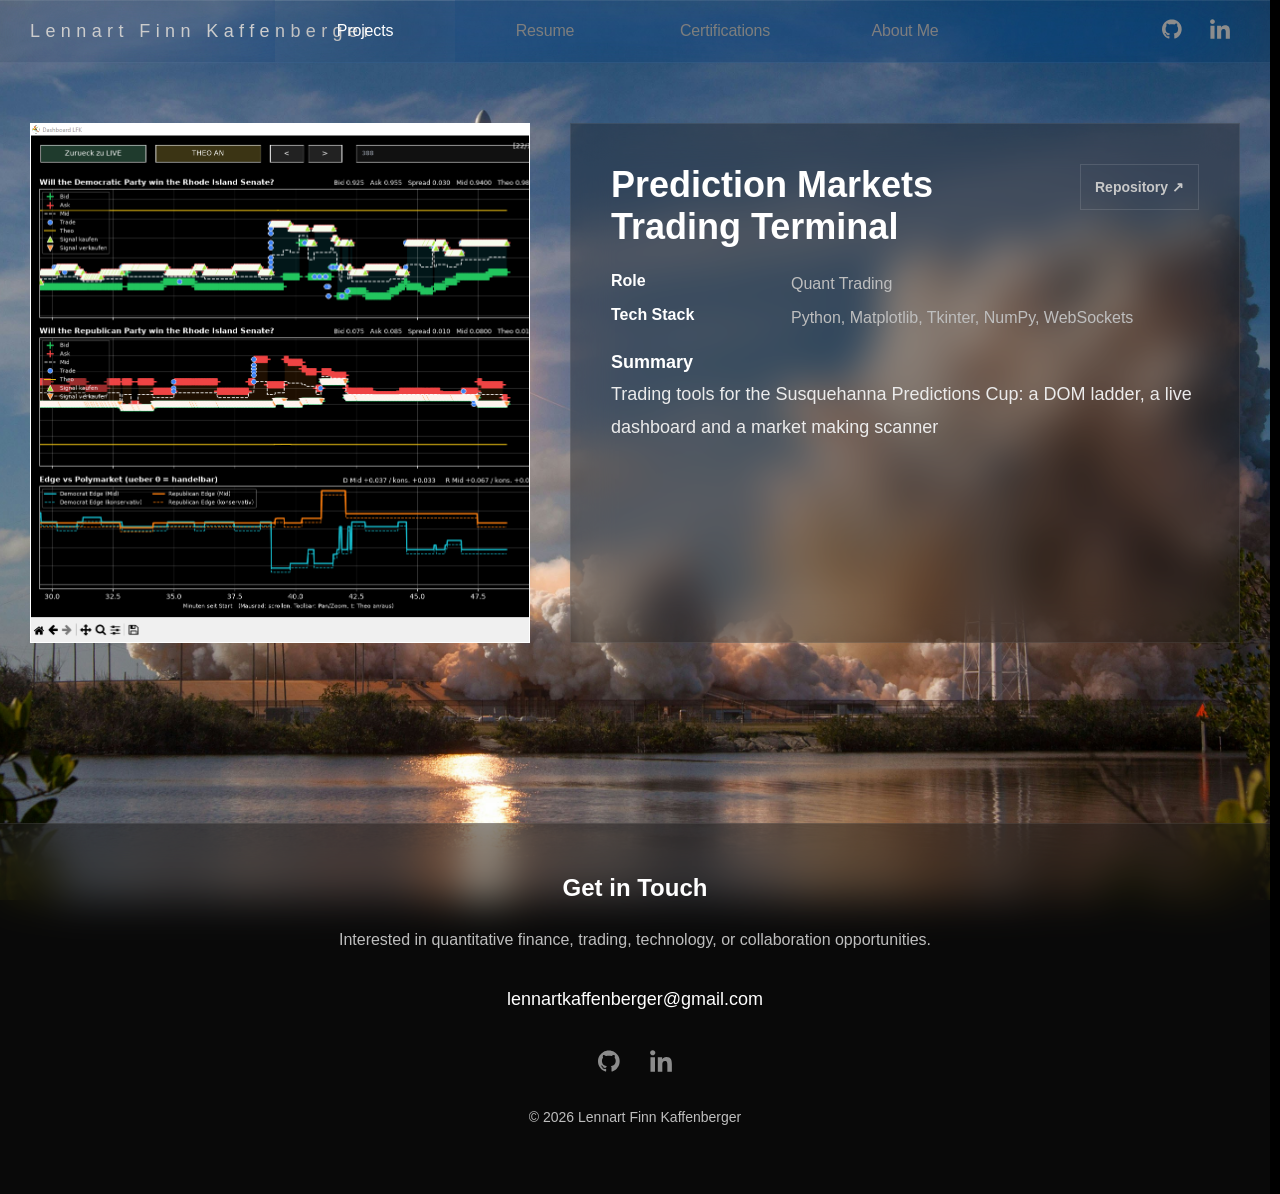
<file: index.html>
<!DOCTYPE html>
<html lang="en">
<head>
  <meta charset="UTF-8" />
  <meta name="viewport" content="width=device-width, initial-scale=1.0" />
  <meta name="theme-color" content="#000000">

  <meta name="apple-mobile-web-app-capable" content="yes">
  <meta name="apple-mobile-web-app-status-bar-style" content="black-translucent">
  <meta name="apple-mobile-web-app-title" content="Lennart">
  <title>Lennart Finn Kaffenberger</title>

  <link rel="apple-touch-icon" sizes="180x180" href="apple-touch-icon.png">
  <link rel="icon" type="image/png" sizes="32x32" href="favicon-32x32.png">
  <link rel="icon" type="image/png" sizes="16x16" href="favicon-16x16.png">
  <link rel="icon" href="favicon.ico">
  <link rel="manifest" href="site.webmanifest">

  <link rel="stylesheet" href="style.css" />
</head>
<body>

  <nav>
    <div class="nav-name">
      Lennart Finn Kaffenberger
    </div>

    <ul>
      <li><a href="index.html" class="active">Projects</a></li>
      <li><a href="resume.html">Resume</a></li>
      <li><a href="certifications.html">Certifications</a></li>
      <li><a href="about.html">About Me</a></li>
    </ul>

    <div class="nav-socials">
      <a href="https://github.com/lennyfin" target="_blank" rel="noopener noreferrer">
        <img src="github.svg" alt="GitHub">
      </a>

      <a href="https://linkedin.com/in/lennart-finn-kaffenberger/" target="_blank" rel="noopener noreferrer">
        <img src="linkedin.svg" alt="LinkedIn">
      </a>
    </div>
  </nav>

  <section class="projects-page">

    <div class="project-row">
      <img src="dashboard.png" class="project-photo" alt="Prediction Markets Trading Terminal">

      <div class="project-card">
        <div class="project-header">
          <h2>Prediction Markets Trading Terminal</h2>

          <a class="forage-link"
             href="https://github.com/lennyfin/prediction-markets-trading-terminal"
             target="_blank"
             rel="noopener noreferrer">
            Repository ↗
          </a>
        </div>

        <div class="project-meta">
          <div class="edu-row">
            <span class="degree">Role</span>
            <span class="school">Quant Trading</span>
          </div>

          <div class="edu-row">
            <span class="degree">Tech Stack</span>
            <span class="school">Python, Matplotlib, Tkinter, NumPy, WebSockets</span>
          </div>
        <p>
          <strong>Summary</strong><br>
          Trading tools for the Susquehanna Predictions Cup: a DOM ladder, a live dashboard and a market making scanner
        </p>
      </div>
    </div>

  </section>

  <footer>
    <div class="footer-content">
      <h3>Get in Touch</h3>

      <p>
        Interested in quantitative finance, trading, technology, or collaboration opportunities.
      </p>

      <a href="mailto:lennartkaffenberger@gmail.com" class="footer-email">
        lennartkaffenberger@gmail.com
      </a>

      <div class="footer-socials">
        <a href="https://github.com/lennyfin" target="_blank" rel="noopener noreferrer">
          <img src="github.svg" alt="GitHub">
        </a>

        <a href="https://linkedin.com/in/lennart-finn-kaffenberger/" target="_blank" rel="noopener noreferrer">
          <img src="linkedin.svg" alt="LinkedIn">
        </a>
      </div>

      <p class="footer-copyright">
        © 2026 Lennart Finn Kaffenberger
      </p>
    </div>
  </footer>

  <script src="script.js"></script>
</body>
</html>
</file>
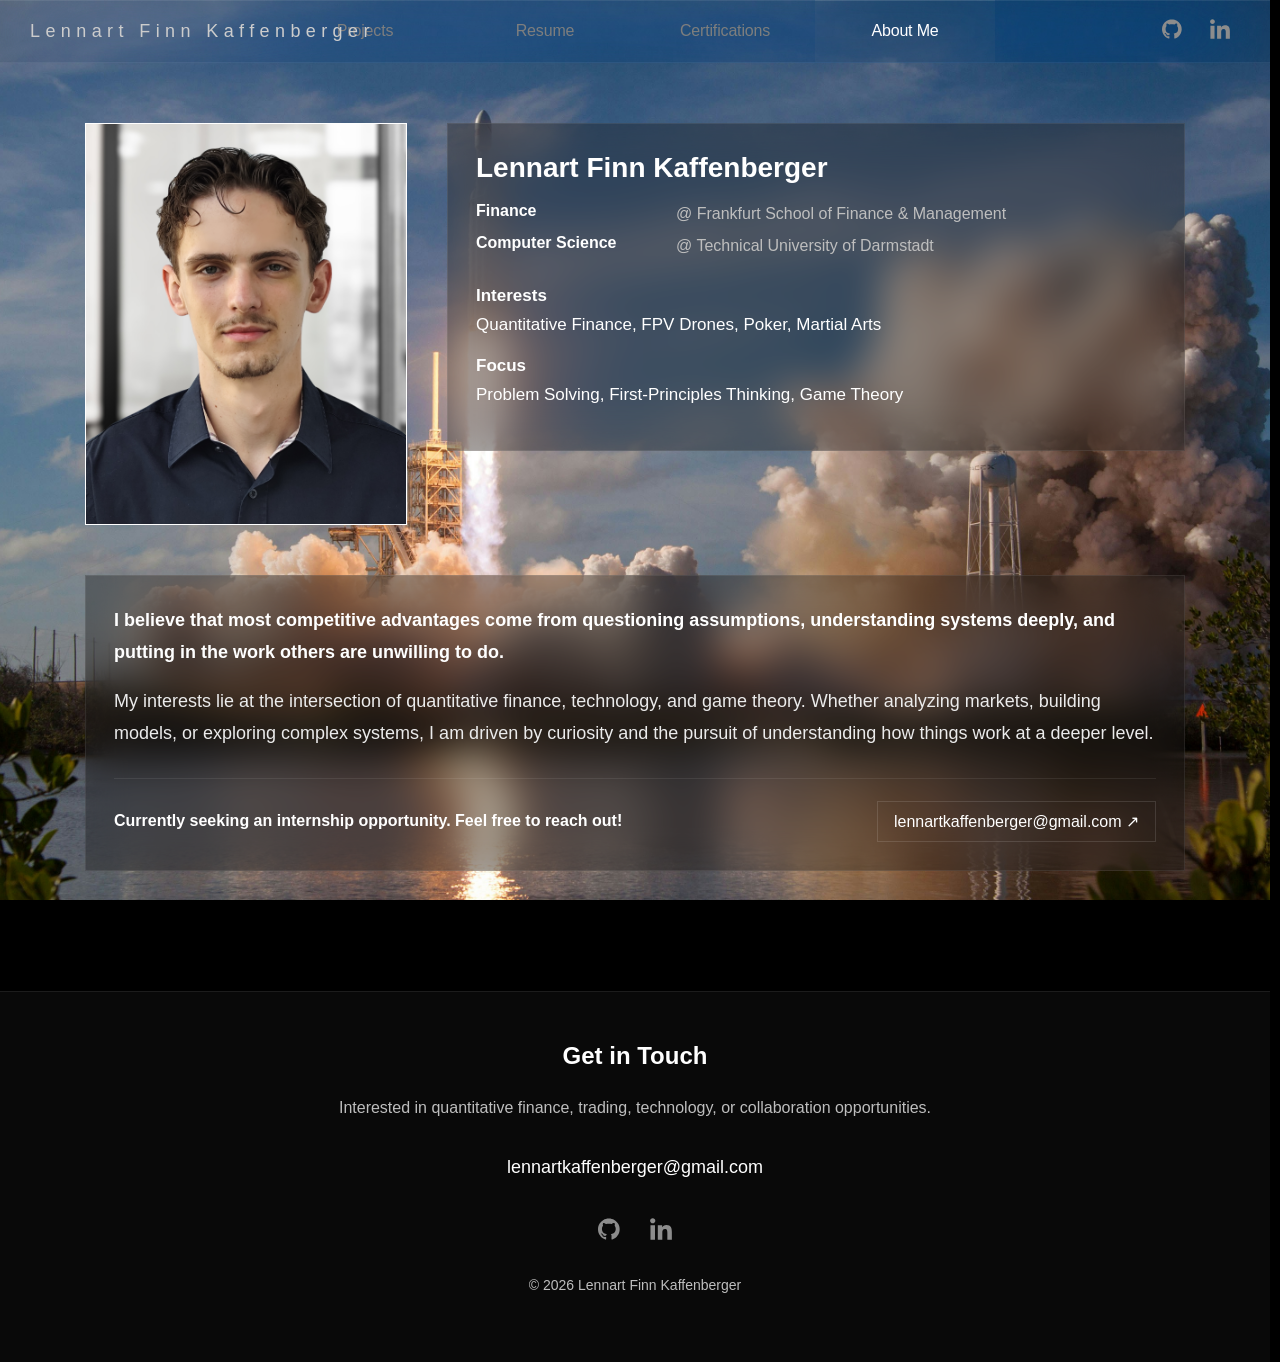
<file: about.html>
<!DOCTYPE html>
<html lang="en">
<head>
  <meta charset="UTF-8" />
  <meta name="viewport" content="width=device-width, initial-scale=1.0" />
  <meta name="theme-color" content="#000000">

  <meta name="apple-mobile-web-app-capable" content="yes">
  <meta name="apple-mobile-web-app-status-bar-style" content="black-translucent">
  <meta name="apple-mobile-web-app-title" content="Lennart">
  <title>Lennart Finn Kaffenberger</title>

  <link rel="apple-touch-icon" sizes="180x180" href="apple-touch-icon.png">
  <link rel="icon" type="image/png" sizes="32x32" href="favicon-32x32.png">
  <link rel="icon" type="image/png" sizes="16x16" href="favicon-16x16.png">
  <link rel="icon" href="favicon.ico">
  <link rel="manifest" href="site.webmanifest">

  <link rel="stylesheet" href="style.css" />
</head>
<body>

  <nav>
    <div class="nav-name">
      Lennart Finn Kaffenberger
    </div>

    <ul>
      <li><a href="index.html">Projects</a></li>
      <li><a href="resume.html">Resume</a></li>
      <li><a href="certifications.html">Certifications</a></li>
      <li><a href="about.html" class="active">About Me</a></li>
    </ul>

    <div class="nav-socials">
      <a href="https://github.com/lennyfin" target="_blank" rel="noopener noreferrer">
        <img src="github.svg" alt="GitHub">
      </a>

      <a href="https://linkedin.com/in/lennart-finn-kaffenberger/" target="_blank" rel="noopener noreferrer">
        <img src="linkedin.svg" alt="LinkedIn">
      </a>
    </div>
  </nav>

  <section class="about-page">

    <div class="about-top">
      <img src="profile.JPG" class="profile-photo" alt="Profile Picture">

      <div class="about-card">
        <h2>Lennart Finn Kaffenberger</h2>

        <div class="education-info">
          <div class="edu-row">
            <span class="degree">Finance</span>
            <span class="school">@ Frankfurt School of Finance & Management</span>
          </div>

          <div class="edu-row">
            <span class="degree">Computer Science</span>
            <span class="school">@ Technical University of Darmstadt</span>
          </div>
        </div>

        <p>
          <strong>Interests</strong><br>
          Quantitative Finance, FPV Drones, Poker, Martial Arts
        </p>

        <p>
          <strong>Focus</strong><br>
          Problem Solving, First-Principles Thinking, Game Theory
        </p>
      </div>
    </div>

    <div class="about-intro-card">

      <p class="intro-lead">
        I believe that most competitive advantages come from questioning assumptions, understanding systems deeply, and putting in the work others are unwilling to do.
      </p>

      <p class="intro-body">
        My interests lie at the intersection of quantitative finance, technology, and game theory. Whether analyzing markets, building models, or exploring complex systems, I am driven by curiosity and the pursuit of understanding how things work at a deeper level.
      </p>
    <div class="contact-callout">
      <span class="contact-label">Currently seeking an internship opportunity. Feel free to reach out!</span>

      <a href="mailto:lennartkaffenberger@gmail.com" class="contact-email">
        lennartkaffenberger@gmail.com ↗
      </a>
    </div>   

  </section>

  <footer>
    <div class="footer-content">
      <h3>Get in Touch</h3>

      <p>
        Interested in quantitative finance, trading, technology, or collaboration opportunities.
      </p>

      <a href="mailto:lennartkaffenberger@gmail.com" class="footer-email">
        lennartkaffenberger@gmail.com
      </a>

      <div class="footer-socials">
        <a href="https://github.com/lennyfin" target="_blank" rel="noopener noreferrer">
          <img src="github.svg" alt="GitHub">
        </a>

        <a href="https://linkedin.com/in/lennart-finn-kaffenberger/" target="_blank" rel="noopener noreferrer">
          <img src="linkedin.svg" alt="LinkedIn">
        </a>
      </div>

      <p class="footer-copyright">
        © 2026 Lennart Finn Kaffenberger
      </p>
    </div>
  </footer>

</body>
</html>
</file>
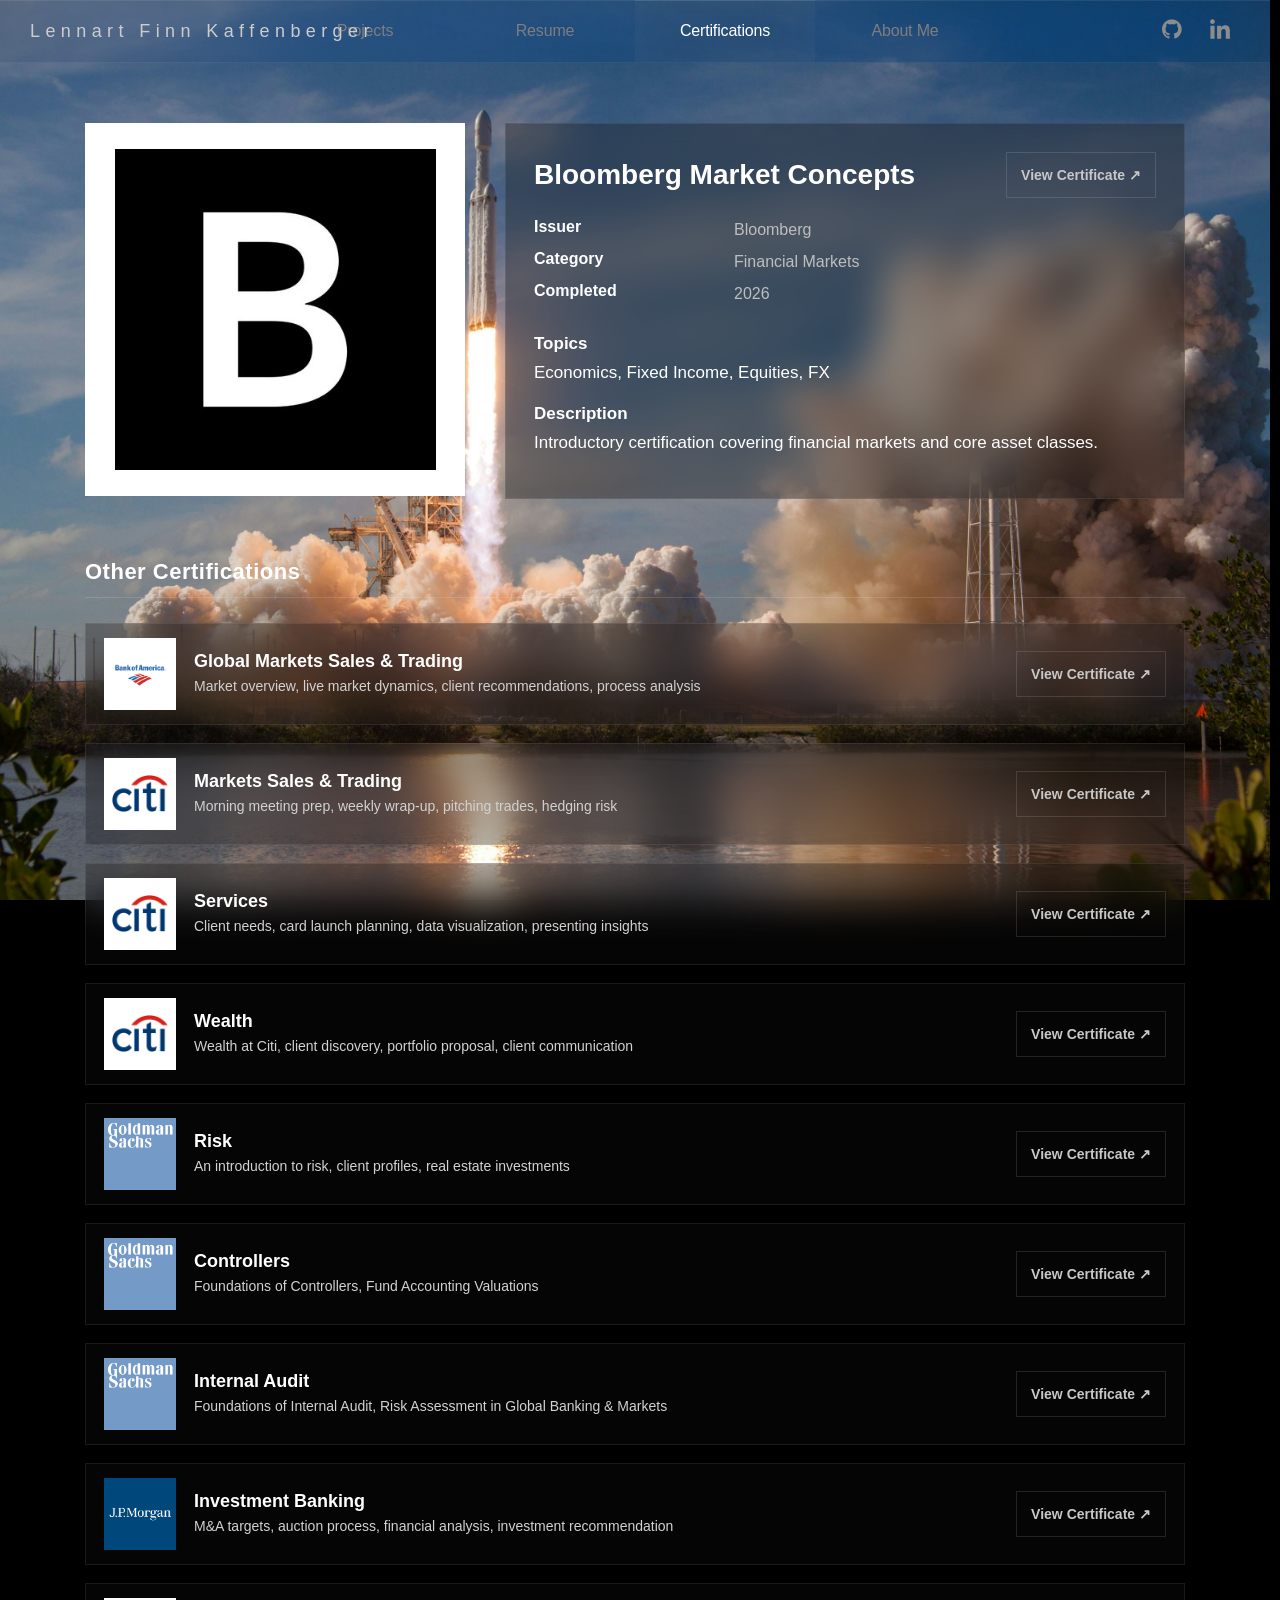
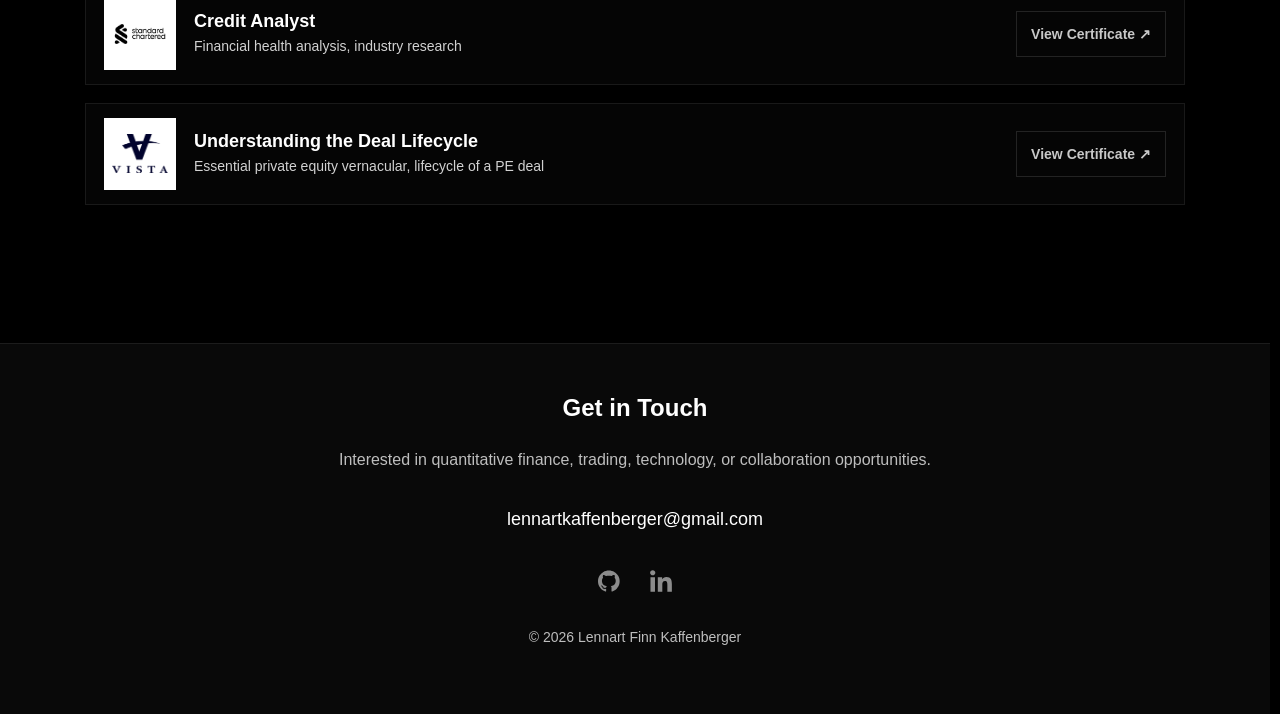
<file: certifications.html>
<!DOCTYPE html>
<html lang="en">
<head>
  <meta charset="UTF-8" />
  <meta name="viewport" content="width=device-width, initial-scale=1.0" />
  <meta name="theme-color" content="#000000">

  <meta name="apple-mobile-web-app-capable" content="yes">
  <meta name="apple-mobile-web-app-status-bar-style" content="black-translucent">
  <meta name="apple-mobile-web-app-title" content="Lennart">
  <title>Lennart Finn Kaffenberger</title>

  <link rel="apple-touch-icon" sizes="180x180" href="apple-touch-icon.png">
  <link rel="icon" type="image/png" sizes="32x32" href="favicon-32x32.png">
  <link rel="icon" type="image/png" sizes="16x16" href="favicon-16x16.png">
  <link rel="icon" href="favicon.ico">
  <link rel="manifest" href="site.webmanifest">

  <link rel="stylesheet" href="style.css" />
</head>
<body>

  <nav>
    <div class="nav-name">
      Lennart Finn Kaffenberger
    </div>

    <ul>
      <li><a href="index.html">Projects</a></li>
      <li><a href="resume.html">Resume</a></li>
      <li><a href="certifications.html" class="active">Certifications</a></li>
      <li><a href="about.html">About Me</a></li>
    </ul>

    <div class="nav-socials">
      <a href="https://github.com/lennyfin" target="_blank" rel="noopener noreferrer">
        <img src="github.svg" alt="GitHub">
      </a>

      <a href="https://linkedin.com/in/lennart-finn-kaffenberger/" target="_blank" rel="noopener noreferrer">
        <img src="linkedin.svg" alt="LinkedIn">
      </a>
    </div>
  </nav>

  <section class="certifications-page">

  <!-- Bloomberg -->

  <div class="certification-row">
    <img src="bmc.jpeg" class="certification-photo" alt="Bloomberg Market Concepts">

    <div class="certification-card">
      <div class="certificate-header">
        <h2>Bloomberg Market Concepts</h2>

        <a class="forage-link"
           href="https://portal.bloombergforeducation.com/certificates/r5VCv6v4HxPmb8mdhS3FQ1Za"
           target="_blank"
           rel="noopener noreferrer">
          View Certificate ↗
        </a>
      </div>

      <div class="education-info">
        <div class="edu-row">
          <span class="degree">Issuer</span>
          <span class="school">Bloomberg</span>
        </div>

        <div class="edu-row">
          <span class="degree">Category</span>
          <span class="school">Financial Markets</span>
        </div>

        <div class="edu-row">
          <span class="degree">Completed</span>
          <span class="school">2026</span>
        </div>
      </div>

      <p>
        <strong>Topics</strong><br>
        Economics, Fixed Income, Equities, FX
      </p>

      <p>
        <strong>Description</strong><br>
        Introductory certification covering financial markets and core asset classes.
      </p>
    </div>
  </div>

  <div class="other-certifications-header">
  <h2>Other Certifications</h2>
</div>

  <!-- Bank of America -->

  <div class="forage-row">
    <img src="bofa.png" class="forage-photo" alt="Global Markets Sales and Trading Analyst Job Simulation">

    <div class="forage-main">
      <h2 class="forage-title">Global Markets Sales &amp; Trading</h2>
      <p class="forage-topic">
        Market overview, live market dynamics, client recommendations, process analysis
      </p>
    </div>

    <a class="forage-link" href="markets_bofa.pdf" target="_blank">
      View Certificate ↗
    </a>
  </div>

  <!-- Citi -->

  <div class="forage-row">
    <img src="citi.png" class="forage-photo" alt="Markets Sales and Trading Job Simulation">

    <div class="forage-main">
      <h2 class="forage-title">Markets Sales &amp; Trading</h2>
      <p class="forage-topic">
        Morning meeting prep, weekly wrap-up, pitching trades, hedging risk
      </p>
    </div>

    <a class="forage-link" href="markets_citi.pdf" target="_blank">
      View Certificate ↗
    </a>
  </div>

  <div class="forage-row">
    <img src="citi.png" class="forage-photo" alt="Services Job Simulation">

    <div class="forage-main">
      <h2 class="forage-title">Services</h2>
      <p class="forage-topic">
        Client needs, card launch planning, data visualization, presenting insights
      </p>
    </div>

    <a class="forage-link" href="services_citi.pdf" target="_blank">
      View Certificate ↗
    </a>
  </div>

  <div class="forage-row">
    <img src="citi.png" class="forage-photo" alt="Wealth Job Simulation">

    <div class="forage-main">
      <h2 class="forage-title">Wealth</h2>
      <p class="forage-topic">
        Wealth at Citi, client discovery, portfolio proposal, client communication
      </p>
    </div>

    <a class="forage-link" href="wealth_citi.pdf" target="_blank">
      View Certificate ↗
    </a>
  </div>

  <!-- Goldman Sachs -->

  <div class="forage-row">
    <img src="goldman-sachs.png" class="forage-photo-full" alt="Risk Job Simulation">

    <div class="forage-main">
      <h2 class="forage-title">Risk</h2>
      <p class="forage-topic">
        An introduction to risk, client profiles, real estate investments
      </p>
    </div>

    <a class="forage-link" href="risk_gs.pdf" target="_blank">
      View Certificate ↗
    </a>
  </div>

  <div class="forage-row">
    <img src="goldman-sachs.png" class="forage-photo-full" alt="Controllers Job Simulation">

    <div class="forage-main">
      <h2 class="forage-title">Controllers</h2>
      <p class="forage-topic">
        Foundations of Controllers, Fund Accounting Valuations
      </p>
    </div>

    <a class="forage-link" href="controllers_gs.pdf" target="_blank">
      View Certificate ↗
    </a>
  </div>

  <div class="forage-row">
    <img src="goldman-sachs.png" class="forage-photo-full" alt="Internal Audit Job Simulation">

    <div class="forage-main">
      <h2 class="forage-title">Internal Audit</h2>
      <p class="forage-topic">
        Foundations of Internal Audit, Risk Assessment in Global Banking &amp; Markets
      </p>
    </div>

    <a class="forage-link" href="audit_gs.pdf" target="_blank">
      View Certificate ↗
    </a>
  </div>

  <!-- JP Morgan -->

  <div class="forage-row">
    <img src="jpmorgan.png" class="forage-photo-full" alt="Investment Banking Job Simulation">

    <div class="forage-main">
      <h2 class="forage-title">Investment Banking</h2>
      <p class="forage-topic">
        M&amp;A targets, auction process, financial analysis, investment recommendation
      </p>
    </div>

    <a class="forage-link" href="IB_JPMC.pdf" target="_blank">
      View Certificate ↗
    </a>
  </div>

  <!-- Standard Chartered -->

  <div class="forage-row">
    <img src="standard-chartered.png" class="forage-photo" alt="Credit Analyst Job Simulation">

    <div class="forage-main">
      <h2 class="forage-title">Credit Analyst</h2>
      <p class="forage-topic">
        Financial health analysis, industry research
      </p>
    </div>

    <a class="forage-link" href="credit_sc.pdf" target="_blank">
      View Certificate ↗
    </a>
  </div>

  <!-- Vista -->

  <div class="forage-row">
    <img src="vista-equity.png" class="forage-photo" alt="Understanding the Deal Lifecycle Job Simulation">

    <div class="forage-main">
      <h2 class="forage-title">Understanding the Deal Lifecycle</h2>
      <p class="forage-topic">
        Essential private equity vernacular, lifecycle of a PE deal
      </p>
    </div>

    <a class="forage-link" href="pe_vista.pdf" target="_blank">
      View Certificate ↗
    </a>
  </div>

</section>

<footer>
    <div class="footer-content">
      <h3>Get in Touch</h3>

      <p>
        Interested in quantitative finance, trading, technology, or collaboration opportunities.
      </p>

      <a href="mailto:lennartkaffenberger@gmail.com" class="footer-email">
        lennartkaffenberger@gmail.com
      </a>

      <div class="footer-socials">
        <a href="https://github.com/lennyfin" target="_blank" rel="noopener noreferrer">
          <img src="github.svg" alt="GitHub">
        </a>

        <a href="https://linkedin.com/in/lennart-finn-kaffenberger/" target="_blank" rel="noopener noreferrer">
          <img src="linkedin.svg" alt="LinkedIn">
        </a>
      </div>

      <p class="footer-copyright">
        © 2026 Lennart Finn Kaffenberger
      </p>
    </div>
  </footer>

  <script src="script.js"></script>
</body>
</html>
</file>
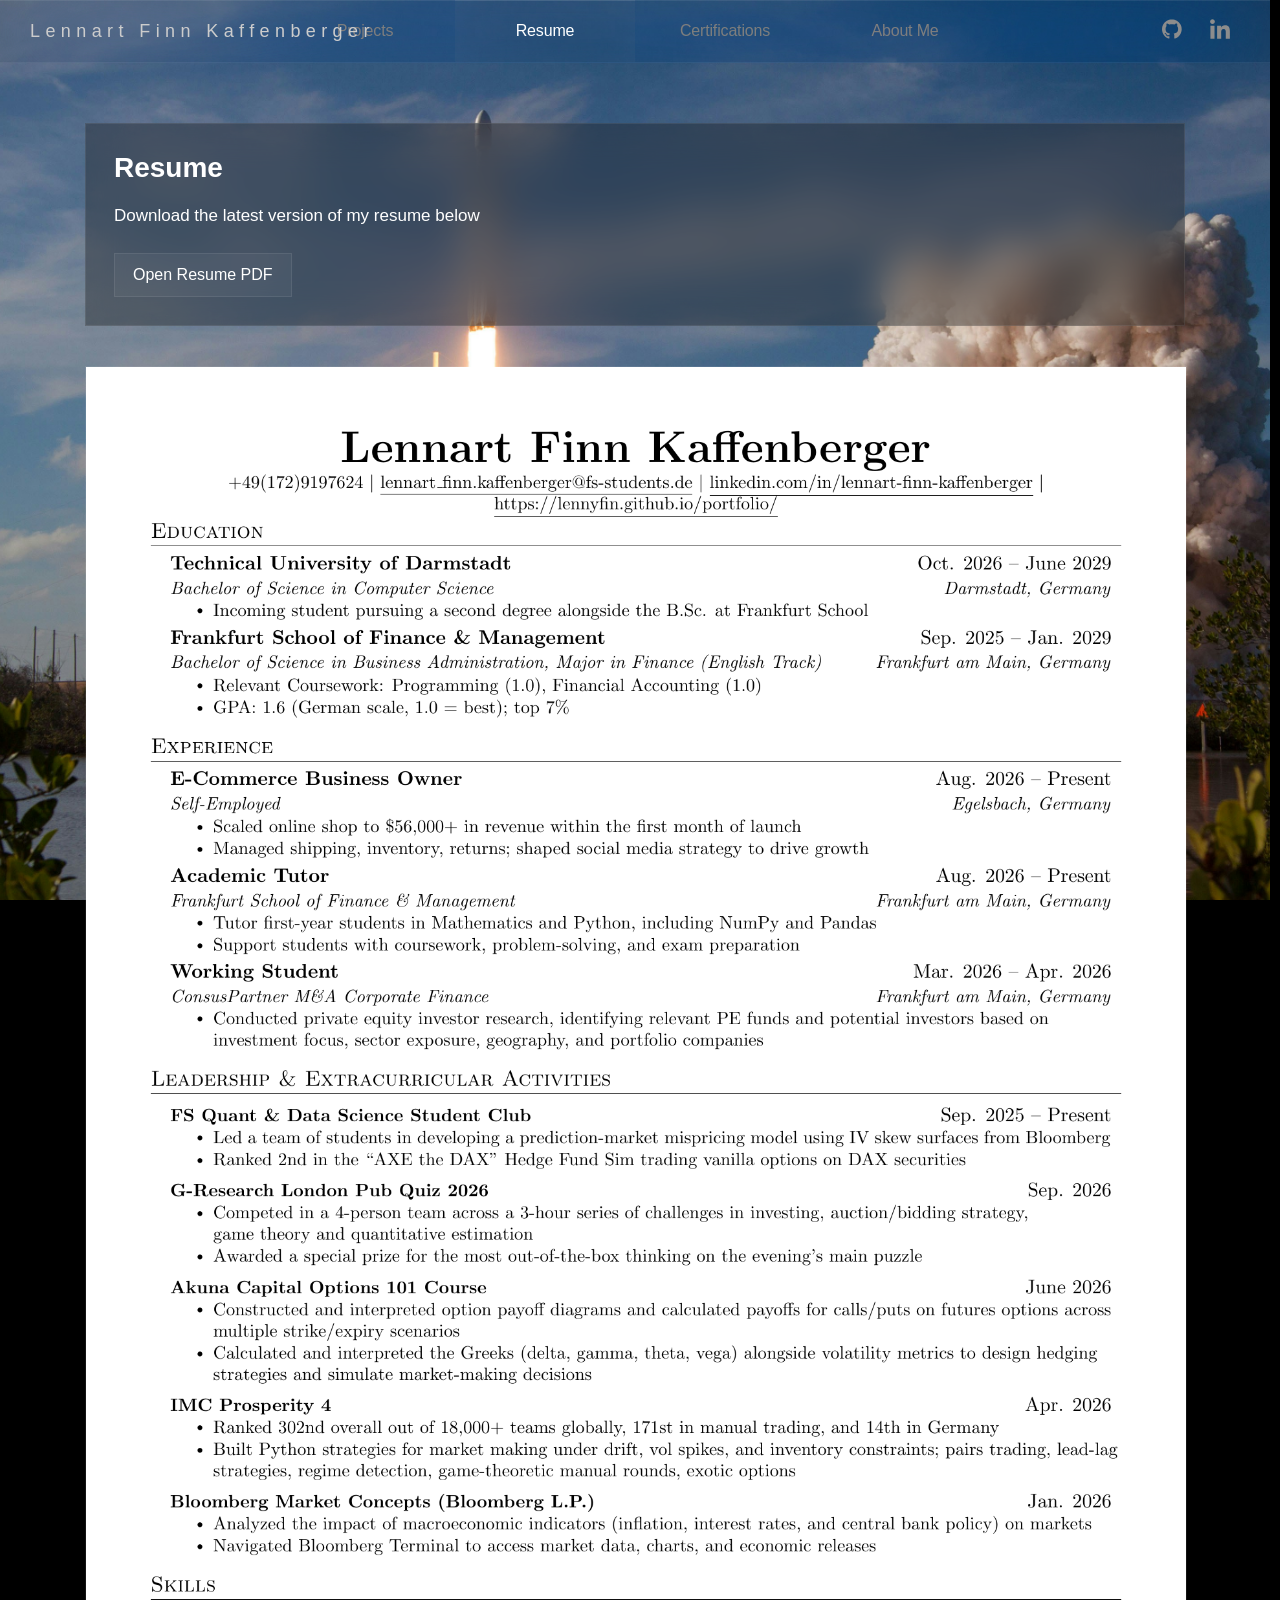
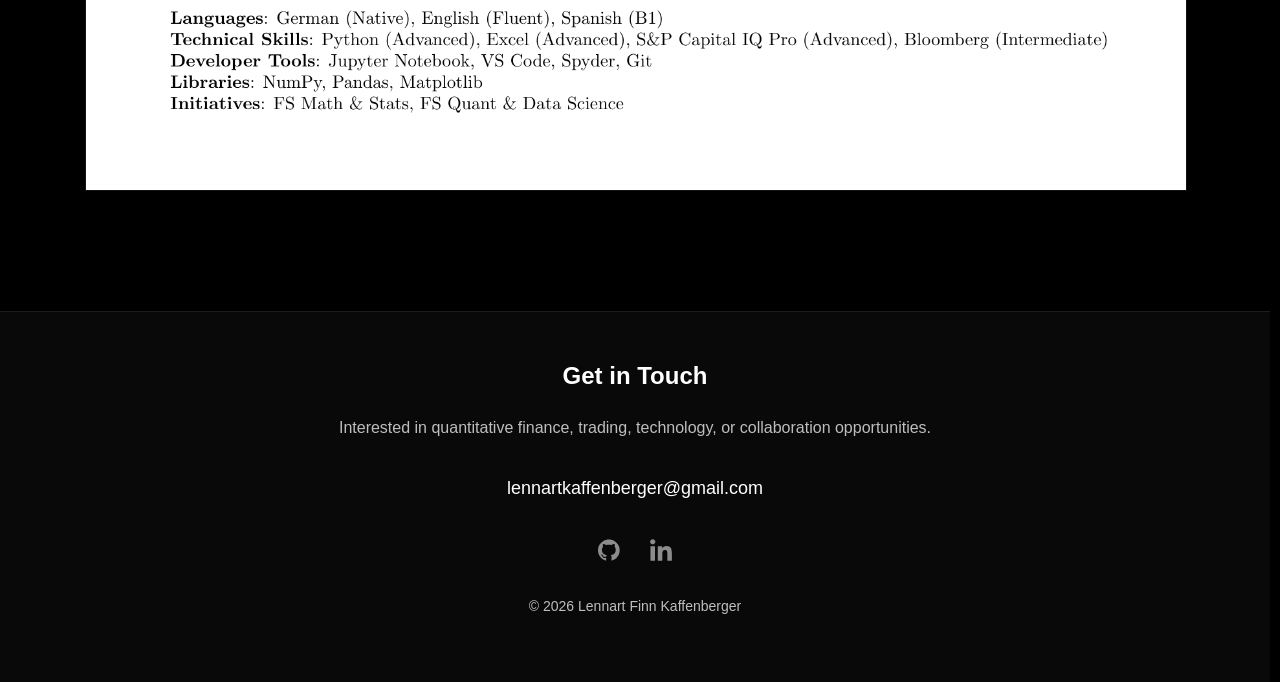
<file: resume.html>
<!DOCTYPE html>
<html lang="en">
<head>
  <meta charset="UTF-8" />
  <meta name="viewport" content="width=device-width, initial-scale=1.0" />
  <meta name="theme-color" content="#000000">

  <meta name="apple-mobile-web-app-capable" content="yes">
  <meta name="apple-mobile-web-app-status-bar-style" content="black-translucent">
  <meta name="apple-mobile-web-app-title" content="Lennart">
  <title>Lennart Finn Kaffenberger</title>

  <link rel="apple-touch-icon" sizes="180x180" href="apple-touch-icon.png">
  <link rel="icon" type="image/png" sizes="32x32" href="favicon-32x32.png">
  <link rel="icon" type="image/png" sizes="16x16" href="favicon-16x16.png">
  <link rel="icon" href="favicon.ico">
  <link rel="manifest" href="site.webmanifest">

  <link rel="stylesheet" href="style.css" />
</head>
<body>

  <nav>
    <div class="nav-name">
      Lennart Finn Kaffenberger
    </div>

    <ul>
      <li><a href="index.html">Projects</a></li>
      <li><a href="resume.html" class="active">Resume</a></li>
      <li><a href="certifications.html">Certifications</a></li>
      <li><a href="about.html">About Me</a></li>
    </ul>

    <div class="nav-socials">
      <a href="https://github.com/lennyfin" target="_blank" rel="noopener noreferrer">
        <img src="github.svg" alt="GitHub">
      </a>

      <a href="https://linkedin.com/in/lennart-finn-kaffenberger/" target="_blank" rel="noopener noreferrer">
        <img src="linkedin.svg" alt="LinkedIn">
      </a>
    </div>
  </nav>

  <section class="resume-page">

    <div class="resume-top">
      <div class="resume-card">
        <h2>Resume</h2>
        <p>
          Download the latest version of my resume below
        </p>

        <a class="resume-button" href="resume.pdf" target="_blank" rel="noopener noreferrer">
          Open Resume PDF
        </a>
      </div>
    </div>

    <img src="resume_page1.png" alt="Resume Preview" class="resume-preview">

  </section>

  <footer>
    <div class="footer-content">
      <h3>Get in Touch</h3>

      <p>
        Interested in quantitative finance, trading, technology, or collaboration opportunities.
      </p>

      <a href="mailto:lennartkaffenberger@gmail.com" class="footer-email">
        lennartkaffenberger@gmail.com
      </a>

      <div class="footer-socials">
        <a href="https://github.com/lennyfin" target="_blank" rel="noopener noreferrer">
          <img src="github.svg" alt="GitHub">
        </a>

        <a href="https://linkedin.com/in/lennart-finn-kaffenberger/" target="_blank" rel="noopener noreferrer">
          <img src="linkedin.svg" alt="LinkedIn">
        </a>
      </div>

      <p class="footer-copyright">
        © 2026 Lennart Finn Kaffenberger
      </p>
    </div>
  </footer>

  <script src="script.js"></script>
</body>
</html>
</file>
<file: style.css>
html, body {
  margin: 0;
  scrollbar-gutter: stable;
}

body {
  font-family: -apple-system, BlinkMacSystemFont, "Segoe UI", Roboto, Helvetica, Arial, sans-serif;
  color: white;

  background-color: #000;
  background-image: url("mountain.jpg");
  background-size: cover;
  background-position: center;
  background-repeat: no-repeat;
  background-attachment: fixed;
}

/*NAVIGATION */

nav {
  position: relative;

  background: rgba(20, 20, 20, 0.12);

  backdrop-filter: blur(50px) saturate(200%);
  -webkit-backdrop-filter: blur(50px) saturate(200%);

  border-bottom: 1px solid rgba(255, 255, 255, 0.06);

  box-shadow:
    inset 0 1px 0 rgba(255, 255, 255, 0.08);

  user-select: none;

  overflow:hidden;
}

nav ul {
  list-style: none;
  display: flex;
  justify-content: center;
  margin: 0;
  padding: 0;
}

nav li {
  width: 180px;
}

nav a {
  display: block;

  text-align: center;
  text-decoration: none;

  color: rgb(126, 126, 126);

  font-size: 16px;
  font-weight: 500;

  letter-spacing: -0.01em;

  padding: 22px 0;

  transition: all 0.25s ease;

  user-select: none;
}

nav a:hover {
  color: rgba(255, 255, 255, 0.7);
}

nav a.active {
  background: rgba(255, 255, 255, 0.04);

  backdrop-filter: blur(30px);
  -webkit-backdrop-filter: blur(30px);

  box-shadow:
    inset 0 1px 0 rgba(255,255,255,0.05);

  color: rgb(255, 255, 255);
}
.nav-name {
  position: absolute;

  left: 30px;
  top: 50%;

  transform: translateY(-50%);

  color: rgb(204, 204, 204);

  font-size: 18px;
  font-weight: 500;

  letter-spacing: 0.3em;

  pointer-events: none;
  user-select: none;
}

.nav-socials {
  position: absolute;

  right: 40px;
  top: 50%;
  transform: translateY(-50%);

  display: flex;
  align-items: center;
  gap: 28px;
}

.nav-socials img {
  width: 20px;
  height: 20px;

  filter: brightness(0) invert(0.55);
  transition: filter 0.25s ease;
}

.nav-socials img:hover {
  filter: brightness(0) invert(0.8);
}

/* ABOUT */

.about-page {
  max-width: 1100px;
  margin: 0 auto;
  padding: 60px 30px 40px;
}

.about-top {
  display: flex;
  align-items: flex-start;
  gap: 40px;
  margin-bottom: 50px;
}

.profile-photo {
  width: 320px;
  height: 400px;
  object-fit: cover;
  border: 1px solid rgb(255, 255, 255);
  display: block;
}

.about-card {
  flex: 1;
  background: rgba(20, 20, 20, 0.35);
  backdrop-filter: blur(20px);
  -webkit-backdrop-filter: blur(20px);
  border: 1px solid rgba(255, 255, 255, 0.08);
  padding: 28px;
  color: white;
}

.about-card h2,
.about-content h2 {
  color: #ffffff;
  margin-top: 0;
  margin-bottom: 18px;
  font-size: 28px;
}

.education-info {
  margin-bottom: 24px;
}

.edu-row {
  display: flex;
  align-items: flex-start;
  margin-bottom: 8px;
}

.degree {
  width: 200px;
  min-width: 200px;
  font-weight: 600;
  color: white;
}

.school {
  color: rgb(190, 190, 190);
  line-height: 1.5;
}

.about-card p {
  margin: 12px 0;
  line-height: 1.7;
  font-size: 17px;
}

.about-card strong {
  color: white;
}

.about-content {
  max-width: 780px;
  margin-top: 20px;
  color: white;
  line-height: 1.9;
  font-size: 18px;
}

.about-content p {
  margin-bottom: 18px;
}

.about-intro-card {
  background: rgba(20, 20, 20, 0.35);
  backdrop-filter: blur(20px);
  -webkit-backdrop-filter: blur(20px);
  border: 1px solid rgba(255, 255, 255, 0.08);
  padding: 28px;
  color: white;

  margin-top: 0;
}

.about-intro-card {
  background: rgba(20, 20, 20, 0.35);
  backdrop-filter: blur(20px);
  -webkit-backdrop-filter: blur(20px);
  border: 1px solid rgba(255, 255, 255, 0.08);
  padding: 28px;
  color: white;
}

.intro-lead {
  margin: 0 0 16px 0;
  font-size: 18px;
  line-height: 1.8;
  font-weight: 600;
  color: white;
}

.intro-body {
  margin: 0;
  font-size: 18px;
  line-height: 1.8;
  color: rgb(235, 235, 235);
}

.forage-photo-full {
  width: 72px;
  height: 72px;
  object-fit: cover;
  padding: 0;
  background: white;
}

.contact-callout {
  margin-top: 28px;
  padding-top: 22px;
  border-top: 1px solid rgba(255,255,255,0.08);

  display: flex;
  justify-content: space-between;
  align-items: center;
  gap: 20px;
}

.contact-label {
  color: white;
  font-weight: 600;
  font-size: 16px;
}

.contact-email {
  color: white;
  text-decoration: none;

  padding: 10px 16px;

  border: 1px solid rgba(255,255,255,0.12);

  transition: all 0.25s ease;
}

.contact-email:hover {
  background: rgba(255,255,255,0.08);
}
/* CERTIFICATIONS */

.certifications-page {
  max-width: 1100px;
  margin: 0 auto;
  padding: 60px 30px 40px;
}

.certification-row {
  display: flex;
  align-items: stretch;
  gap: 40px;
  margin-bottom: 50px;
}

.certification-photo {
  width: 380px;
  height: 373px;
  object-fit: contain;
  object-position: center;
  background: white;
  border: 1px solid rgb(255, 255, 255);
  box-sizing: border-box;
  display: block;
  padding: 25px;
}

.certification-card {
  flex: 1;
  background: rgba(20, 20, 20, 0.35);
  backdrop-filter: blur(20px);
  -webkit-backdrop-filter: blur(20px);
  border: 1px solid rgba(255, 255, 255, 0.08);
  padding: 28px;
  color: white;
}

.certification-card h2 {
  color: #ffffff;
  margin-top: 0;
  margin-bottom: 18px;
  font-size: 28px;
}

.certification-card p {
  margin: 12px 0;
  line-height: 1.7;
  font-size: 17px;
}

.certification-card strong {
  color: white;
}

.education-info {
  margin-bottom: 24px;
}

.edu-row {
  display: flex;
  align-items: flex-start;
  margin-bottom: 8px;
}

.degree {
  width: 200px;
  min-width: 200px;
  font-weight: 600;
  color: white;
}

.school {
  color: rgb(190, 190, 190);
  line-height: 1.5;
}

.certificate-header {
  display: flex;
  justify-content: space-between;
  align-items: center;
  gap: 20px;
  margin-bottom: 20px;
}

.certificate-header h2 {
  margin: 0;
}

.certificate-link {
  color: rgb(156, 156, 156);
  text-decoration: none;
  font-size: 15px;
  font-weight: 500;
  white-space: nowrap;
  transition: all 0.25s ease;
}

.certificate-link:hover {
  color: rgb(221, 221, 221);
}

/* compact forage layout */
.forage-row {
  display: flex;
  align-items: center;
  gap: 18px;
  margin-bottom: 18px;
  padding: 14px 18px;
  background: rgba(20, 20, 20, 0.28);
  backdrop-filter: blur(20px);
  -webkit-backdrop-filter: blur(20px);
  border: 1px solid rgba(255, 255, 255, 0.08);
}

.forage-photo {
  width: 72px;
  height: 72px;
  object-fit: contain;
  background: white;
  padding: 8px;
  border-radius: 0;
  flex-shrink: 0;
  box-sizing: border-box;
  display: block;
}

.forage-main {
  flex: 1;
  min-width: 0;
}

.forage-title {
  margin: 0 0 4px;
  font-size: 18px;
  color: #fff;
}

.forage-topic {
  margin: 0;
  font-size: 14px;
  line-height: 1.5;
  color: rgb(210, 210, 210);
}

.forage-link {
  flex-shrink: 0;
  display: inline-flex;
  align-items: center;
  justify-content: center;
  min-height: 44px;
  padding: 0 14px;
  color: rgb(200, 200, 200);
  text-decoration: none;
  font-size: 14px;
  font-weight: 600;
  white-space: nowrap;
  border: 1px solid rgba(255, 255, 255, 0.12);
  border-radius: 0;
  transition: all 0.25s ease;
}

.forage-link:hover {
  color: #fff;
  background: rgba(255, 255, 255, 0.08);
}


.other-certifications-header {
  margin: 60px 0 25px;
}

.other-certifications-header h2 {
  margin: 0;
  color: white;
  font-size: 22px;
  font-weight: 600;
  letter-spacing: 0.5px;
  padding-bottom: 12px;
  border-bottom: 1px solid rgba(255, 255, 255, 0.12);
}


/*SCROLLBAR */

::-webkit-scrollbar {
  width: 8px;
}

::-webkit-scrollbar-track {
  background: transparent;
}

::-webkit-scrollbar-thumb {
  background: rgba(255, 255, 255, 0.12);

  border-radius: 999px;
}

::-webkit-scrollbar-thumb:hover {
  background: rgba(255, 255, 255, 0.22);
}

html {
  scrollbar-width: thin;
  scrollbar-color: rgba(255,255,255,0.12) transparent;
}

/* RESUME */

.resume-page {
  max-width: 1100px;
  margin: 0 auto;
  padding: 60px 30px 40px;
}

.resume-top {
  display: flex;
  align-items: stretch;
  gap: 40px;
  margin-bottom: 40px;
}

.resume-card {
  flex: 1;
  background: rgba(20, 20, 20, 0.35);
  backdrop-filter: blur(20px);
  -webkit-backdrop-filter: blur(20px);
  border: 1px solid rgba(255, 255, 255, 0.08);
  padding: 28px;
  color: white;
}

.resume-card h2 {
  margin-top: 0;
  margin-bottom: 18px;
  font-size: 28px;
  color: #ffffff;
}

.resume-card p {
  margin: 12px 0 22px 0;
  line-height: 1.7;
  font-size: 17px;
}

.resume-button {
  display: inline-block;
  padding: 12px 18px;
  text-decoration: none;
  color: white;
  background: rgba(255, 255, 255, 0.04);
  border: 1px solid rgba(255, 255, 255, 0.08);
  transition: all 0.25s ease;
}

.resume-button:hover {
  background: rgba(255, 255, 255, 0.08);
}

.resume-pdf-card {
  background: rgba(20, 20, 20, 0.35);
  backdrop-filter: blur(20px);
  -webkit-backdrop-filter: blur(20px);
  border: 1px solid rgba(255, 255, 255, 0.08);
  overflow: hidden;
}

.resume-pdf {
  width: 100%;
  height: 1500px;
  border: 0;
  display: block;
}
.resume-preview-link {
  display: block;
  margin-top: 30px;
  text-decoration: none;
}

.resume-preview {
  width: 100%;
  max-width: 1100px;
  display: block;
  border: 1px solid rgba(255, 255, 255, 0.08);
}



footer {
  margin-top: 80px;

  background: rgba(20, 20, 20, 0.45);

  backdrop-filter: blur(20px);
  -webkit-backdrop-filter: blur(20px);

  border-top: 1px solid rgba(255,255,255,0.08);
}

.footer-content {
  max-width: 1100px;

  margin: 0 auto;

  padding: 50px 30px;

  text-align: center;
}

.footer-content h3 {
  margin-top: 0;

  color: white;

  font-size: 24px;
}

.footer-content p {
  color: rgb(190,190,190);

  line-height: 1.7;
}

.footer-email {
  display: inline-block;

  margin: 20px 0;

  color: white;

  text-decoration: none;

  font-size: 18px;

  transition: all 0.25s ease;
}

.footer-email:hover {
  color: rgb(190,190,190);
}

.footer-links {
  display: flex;

  justify-content: center;

  gap: 30px;

  margin-top: 15px;
}

.footer-links a {
  color: rgb(190,190,190);

  text-decoration: none;

  transition: all 0.25s ease;
}

.footer-links a:hover {
  color: white;
}

.footer-copyright {
  margin-top: 30px;

  font-size: 14px;
}
.footer-socials {
  display: flex;

  justify-content: center;

  gap: 30px;

  margin-top: 20px;
}

.footer-socials img {
  width: 22px;
  height: 22px;

  filter: brightness(0) invert(0.55);

  transition: all 0.25s ease;
}

.footer-socials img:hover {
  filter: brightness(0) invert(0.8);
}


/* PROJECTS */

.projects-page {
  max-width: 1300px;
  margin: 0 auto;
  padding: 60px 30px 40px;
}

.project-row {
  display: flex;
  align-items: stretch;
  gap: 40px;
  margin-bottom: 60px;
}

.project-photo {
  width: 500px;
  height: 520px;

  object-fit: cover;
  object-position: 0% center;

  border: 1px solid rgb(255,255,255);

  display: block;

  box-sizing: border-box;

  flex-shrink: 0;
}

.project-card {
  flex: 1;

  background: rgba(20, 20, 20, 0.35);

  backdrop-filter: blur(20px);
  -webkit-backdrop-filter: blur(20px);

  border: 1px solid rgba(255,255,255,0.08);

  padding: 40px;

  color: white;
}

.project-header {
  display: flex;

  justify-content: space-between;

  align-items: flex-start;

  gap: 20px;

  margin-bottom: 24px;
}

.project-header h2 {
  margin: 0;

  font-size: 36px;

  color: white;

  flex: 1;
}

.project-link {
  color: rgb(156,156,156);

  text-decoration: none;

  font-size: 15px;

  font-weight: 500;

  white-space: nowrap;

  flex-shrink: 0;

  transition: all 0.25s ease;
}

.project-link:hover {
  color: rgb(221,221,221);
}

.project-meta {
  margin-bottom: 28px;
}

.project-meta .edu-row {
  display: flex;
  align-items: flex-start;
  margin-bottom: 10px;
}

.project-meta .degree {
  width: 180px;
  min-width: 180px;

  font-weight: 600;

  color: white;
}

.project-meta .school {
  color: rgb(190,190,190);

  line-height: 1.5;
}

.project-card p {
  margin: 16px 0;

  line-height: 1.8;

  font-size: 18px;

  color: rgb(235,235,235);
}

.project-card strong {
  color: white;
}


/* =========================================
   MOBILE / SMARTPHONE
   ========================================= */

@media (max-width: 768px) {

  * {
    box-sizing: border-box;
  }

  html,
  body {
    width: 100%;
    max-width: 100%;
    overflow-x: hidden;
  }

  body {
    background-attachment: scroll;
  }


  /* =========================
     NAVIGATION
     ========================= */

  nav {
    width: 100%;
    overflow: visible;
    padding-top: env(safe-area-inset-top);
  }

  .nav-name {
    position: relative;
    left: auto;
    top: auto;
    transform: none;

    text-align: center;

    padding: 18px 16px 12px;

    font-size: 14px;
    letter-spacing: 0.15em;
  }

  nav ul {
    display: grid;
    grid-template-columns: repeat(4, 1fr);

    width: 100%;
  }

  nav li {
    width: auto;
    min-width: 0;
  }

  nav a {
    padding: 14px 4px;

    font-size: 12px;

    white-space: nowrap;
  }

  .nav-socials {
    display: none;
  }


  /* =========================
     GENERAL PAGE SPACING
     ========================= */

  .projects-page,
  .about-page,
  .certifications-page,
  .resume-page {
    width: 100%;
    max-width: 100%;

    padding: 30px 16px 20px;
  }


  /* =========================
     PROJECTS
     ========================= */

  .project-row {
    display: flex;
    flex-direction: column;

    gap: 16px;
    margin-bottom: 40px;
  }

  .project-photo {
    width: 100%;
    height: auto;
    aspect-ratio: 1 / 1;

    object-fit: cover;
  }

  .project-card {
    width: 100%;
    padding: 22px 18px;
  }

  .project-header {
    flex-direction: column;
    gap: 14px;
  }

  .project-header h2 {
    font-size: 28px;
  }

  .project-header .forage-link {
    width: 100%;
  }

  .project-meta .edu-row {
    flex-direction: column;
    gap: 3px;

    margin-bottom: 14px;
  }

  .project-meta .degree {
    width: auto;
    min-width: 0;
  }

  .project-card p {
    font-size: 16px;
  }


  /* =========================
     ABOUT
     ========================= */

  .about-top {
    flex-direction: column;

    gap: 16px;
    margin-bottom: 16px;
  }

  .profile-photo {
    width: 100%;
    height: auto;
    max-height: 520px;

    object-fit: cover;
  }

  .about-card,
  .about-intro-card {
    width: 100%;
    padding: 22px 18px;
  }

  .about-card h2 {
    font-size: 24px;
  }

  .about-card .edu-row {
    flex-direction: column;

    gap: 3px;
    margin-bottom: 16px;
  }

  .about-card .degree {
    width: auto;
    min-width: 0;
  }

  .intro-lead,
  .intro-body {
    font-size: 16px;
  }

  .contact-callout {
    flex-direction: column;
    align-items: stretch;

    gap: 14px;
  }

  .contact-email {
    width: 100%;

    text-align: center;

    overflow-wrap: anywhere;
  }


  /* =========================
     CERTIFICATIONS
     ========================= */

  .certification-row {
    flex-direction: column;

    gap: 16px;
    margin-bottom: 40px;
  }

  .certification-photo {
    width: 100%;
    height: auto;

    max-height: 400px;

    object-fit: contain;
  }

  .certification-card {
    width: 100%;
    padding: 22px 18px;
  }

  .certification-card h2 {
    font-size: 24px;
  }

  .certificate-header {
    flex-direction: column;
    align-items: stretch;

    gap: 14px;
  }

  .certificate-header .forage-link {
    width: 100%;
  }

  .certification-card .edu-row {
    flex-direction: column;

    gap: 3px;
    margin-bottom: 14px;
  }

  .certification-card .degree {
    width: auto;
    min-width: 0;
  }


  /* OTHER CERTIFICATIONS */

  .other-certifications-header {
    margin: 40px 0 20px;
  }

  .forage-row {
    display: grid;

    grid-template-columns: 60px 1fr;

    gap: 14px;

    padding: 16px;
  }

  .forage-photo,
  .forage-photo-full {
    width: 60px;
    height: 60px;
  }

  .forage-main {
    min-width: 0;
  }

  .forage-title {
    font-size: 17px;
  }

  .forage-topic {
    font-size: 13px;
  }

  .forage-row > .forage-link {
    grid-column: 1 / -1;

    width: 100%;

    margin-top: 4px;
  }


  /* =========================
     RESUME
     ========================= */

  .resume-top {
    display: block;

    margin-bottom: 20px;
  }

  .resume-card {
    width: 100%;

    padding: 22px 18px;
  }

  .resume-card h2 {
    font-size: 26px;
  }

  .resume-button {
    width: 100%;

    text-align: center;

    min-height: 48px;

    display: flex;
    align-items: center;
    justify-content: center;
  }

  .resume-preview {
    width: 100%;
    height: auto;
  }


  /* =========================
     FOOTER
     ========================= */

  footer {
    margin-top: 50px;
  }

  .footer-content {
    padding:
      40px
      18px
      calc(40px + env(safe-area-inset-bottom));
  }

  .footer-content h3 {
    font-size: 22px;
  }

  .footer-email {
    max-width: 100%;

    font-size: 16px;

    overflow-wrap: anywhere;
  }

}
</file>
